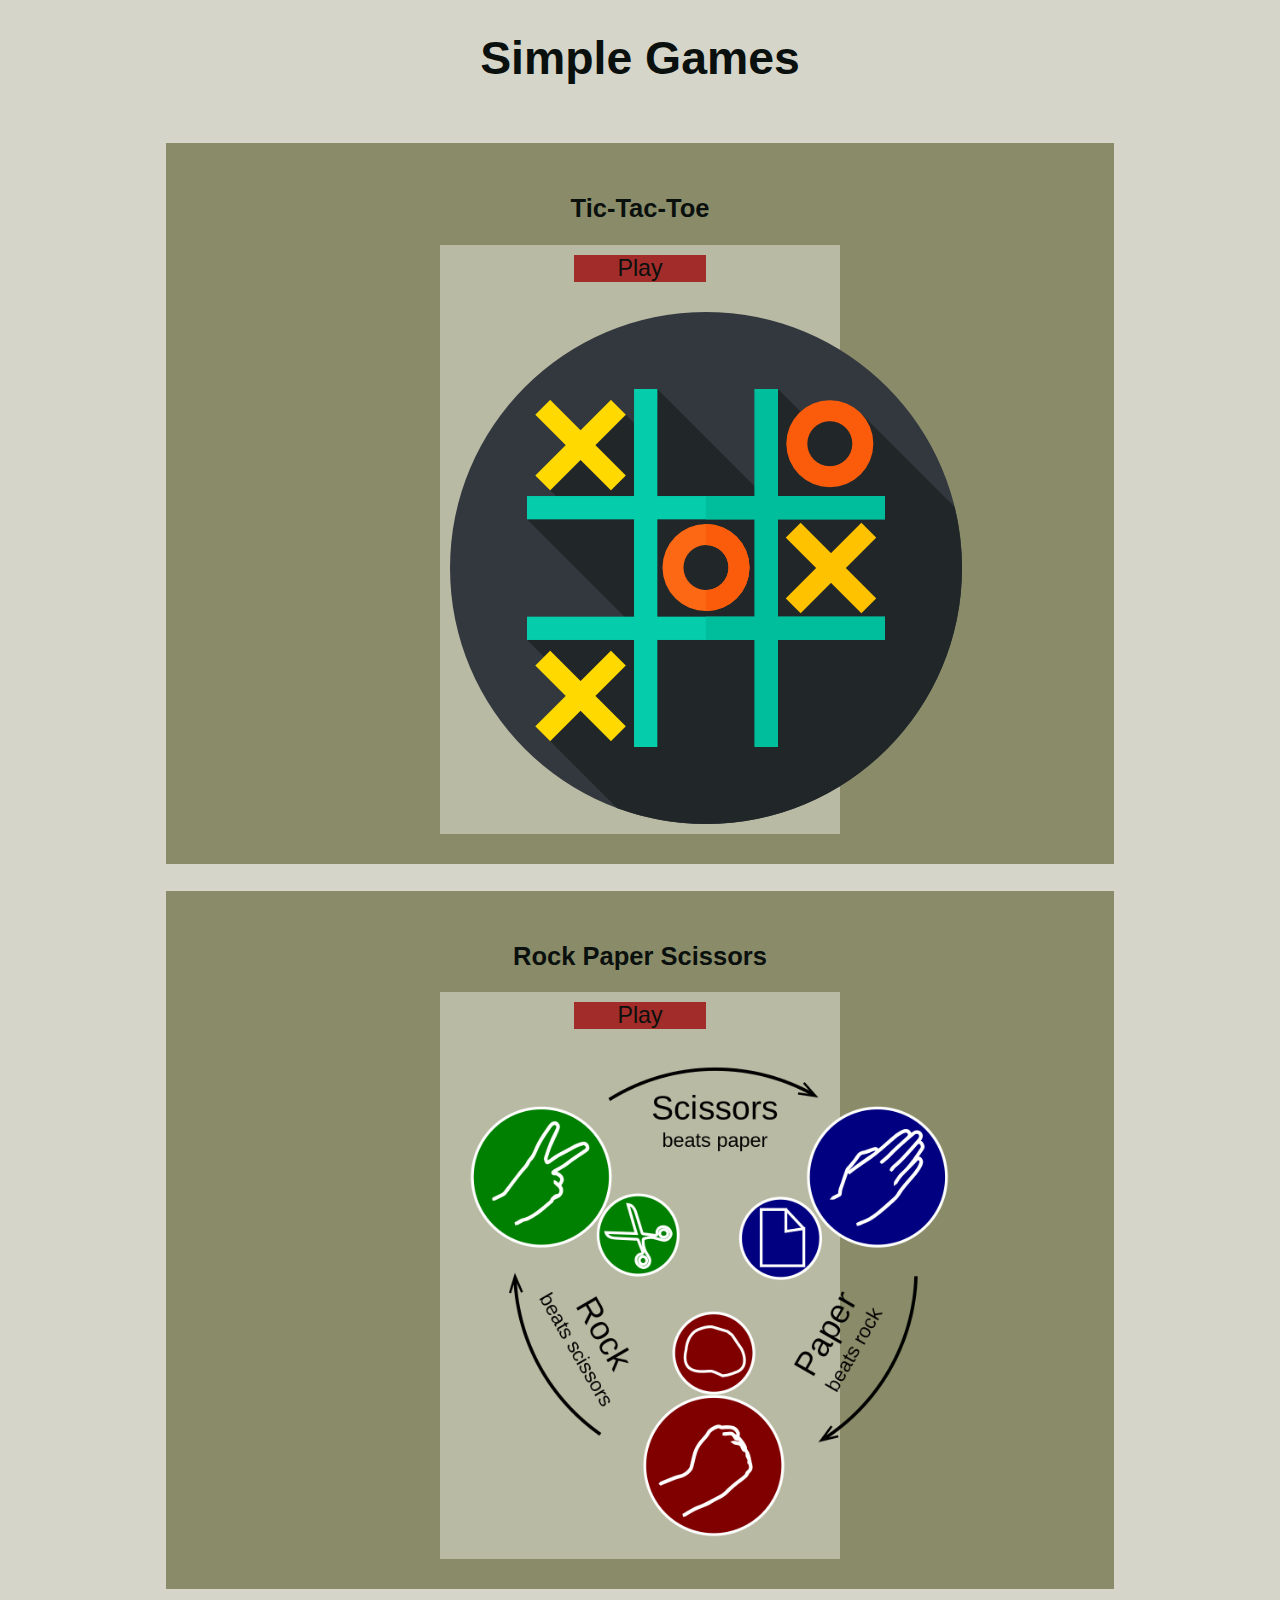
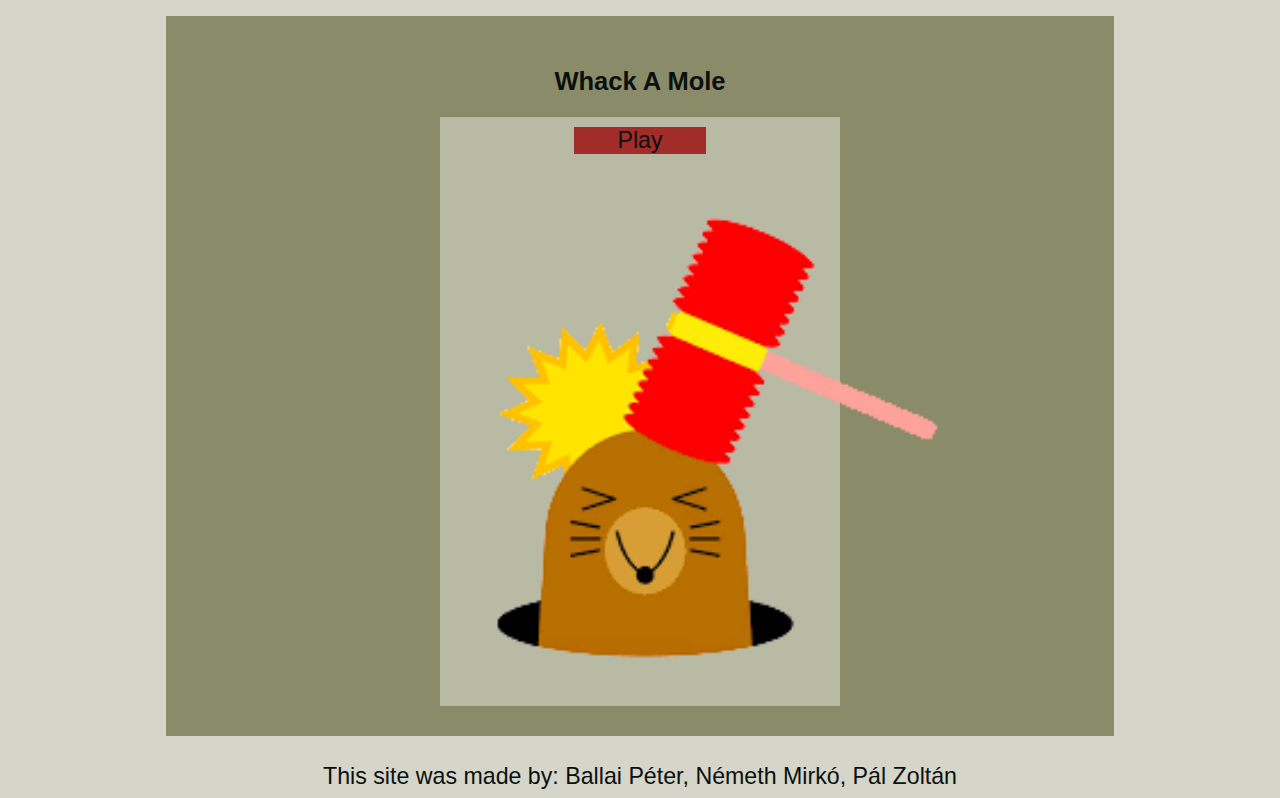
<file: index.html>
<!DOCTYPE html>
<html lang="en">
<head>
    <meta charset="UTF-8">
    <meta http-equiv="X-UA-Compatible" content="IE=edge">
    <meta name="viewport" content="width=device-width, initial-scale=1.0">
    <link rel="stylesheet" href="style/style.css">
    <link rel="icon" type="image/x-icon" href="images/icons/controller.svg">
    <title>Dashboard</title>
</head>
<body>
    <h1>Simple Games</h1>
    <br>
    <div class="content">
    <h2>Tic-Tac-Toe</h2>
        <div class="game">
            
            <div class="outer_button"><a href="tic_tac_toe.html"><div class="button">Play</div></a></div>
            <img src="images/tic_tac_toe.png">
        </div>
    </div>
    <br>
    <div class="content">
        <h2>Rock Paper Scissors</h2>
        <div class ="game">
            <div class="outer_button"><a href="rock_paper_scissors.html"><div class="button">Play</div></a></div>
            <img src="images/rock.png">
        </div>
    </div>
    <br>
    <div class="content">
         <h2>Whack A Mole</h2>
        <div class="game">
            <div class="outer_button"><a href="whack_a_mole.html"><div class="button">Play</div></a></div>
            <img src="images/whack.png">
        </div>
    </div>
    <br>
    <footer>This site was made by: Ballai Péter, Németh Mirkó, Pál Zoltán</footer>
</body>
</html>
</file>
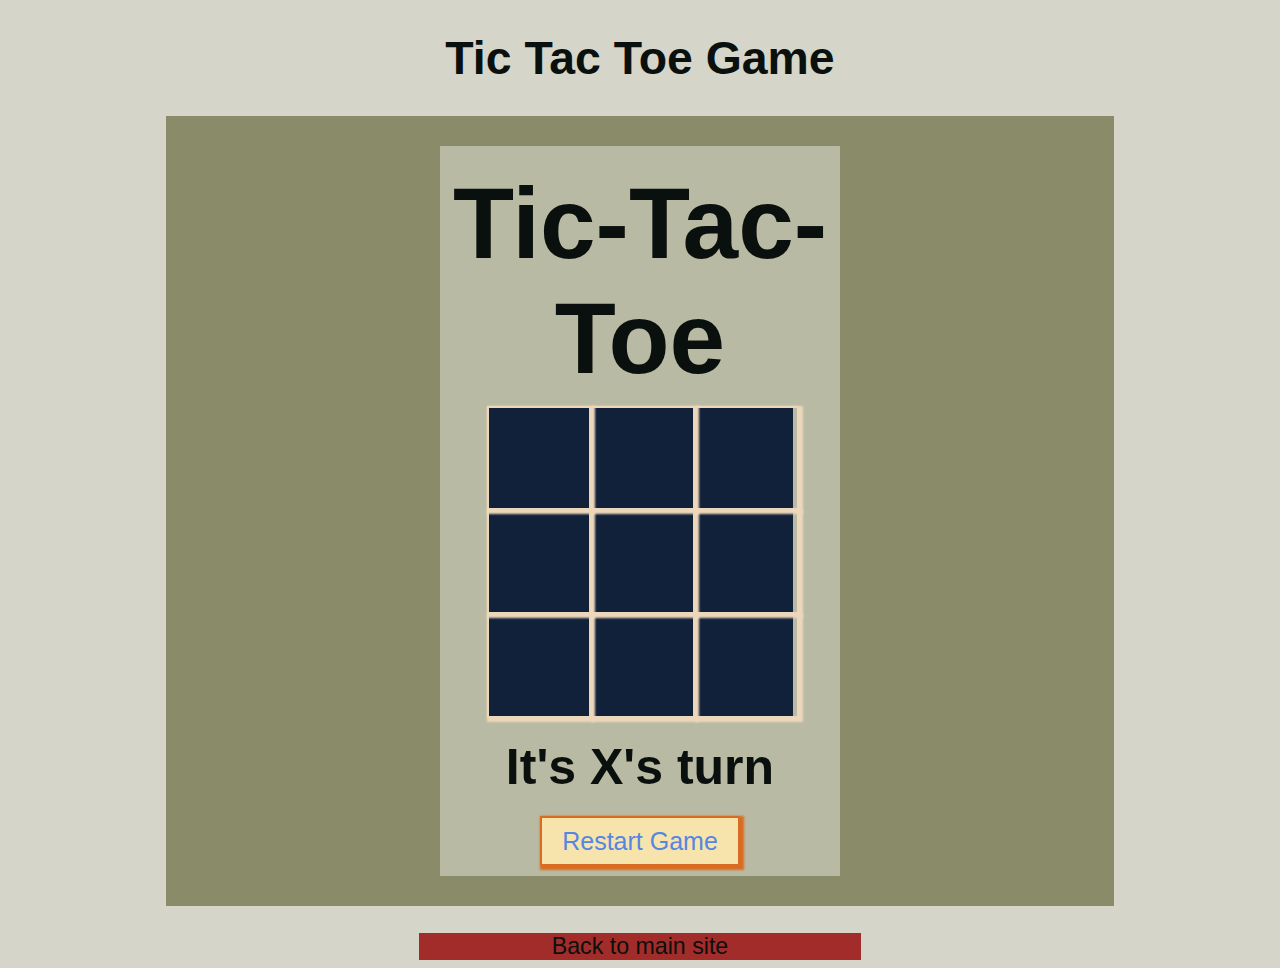
<file: tic_tac_toe.html>
<!DOCTYPE html>
<html lang="en">
<head>
    <meta charset="UTF-8">
    <meta http-equiv="X-UA-Compatible" content="IE=edge">
    <meta name="viewport" content="width=device-width, initial-scale=1.0">
    <link rel="stylesheet" href="style/style.css">
    <link rel="icon" type="image/x-icon" href="images/icons/controller.svg">
    <title>Tic Tac Toe</title>
</head>
<body>
    <h1>Tic Tac Toe Game</h1>
    <div class="content">
        <div class="game">
            <section>
                <h1 class="game--title">Tic-Tac-Toe</h1>
                <div class="game--container">
                    <div data-cell-index="0" class="cell"></div>
                    <div data-cell-index="1" class="cell"></div>
                    <div data-cell-index="2" class="cell"></div>
                    <div data-cell-index="3" class="cell"></div>
                    <div data-cell-index="4" class="cell"></div>
                    <div data-cell-index="5" class="cell"></div>
                    <div data-cell-index="6" class="cell"></div>
                    <div data-cell-index="7" class="cell"></div>
                    <div data-cell-index="8" class="cell"></div>
                </div>
                <h2 class="game--status"></h2>
                <button class="game--restart">Restart Game</button>
            </section>
            <script src="script/tic_tac_toe.js"></script>
        </div>
    </div>
    <br>
    <div class="outer_button"><a href="index.html"><div class="button">Back to main site</div></a></div>
</body>
</html>
</file>
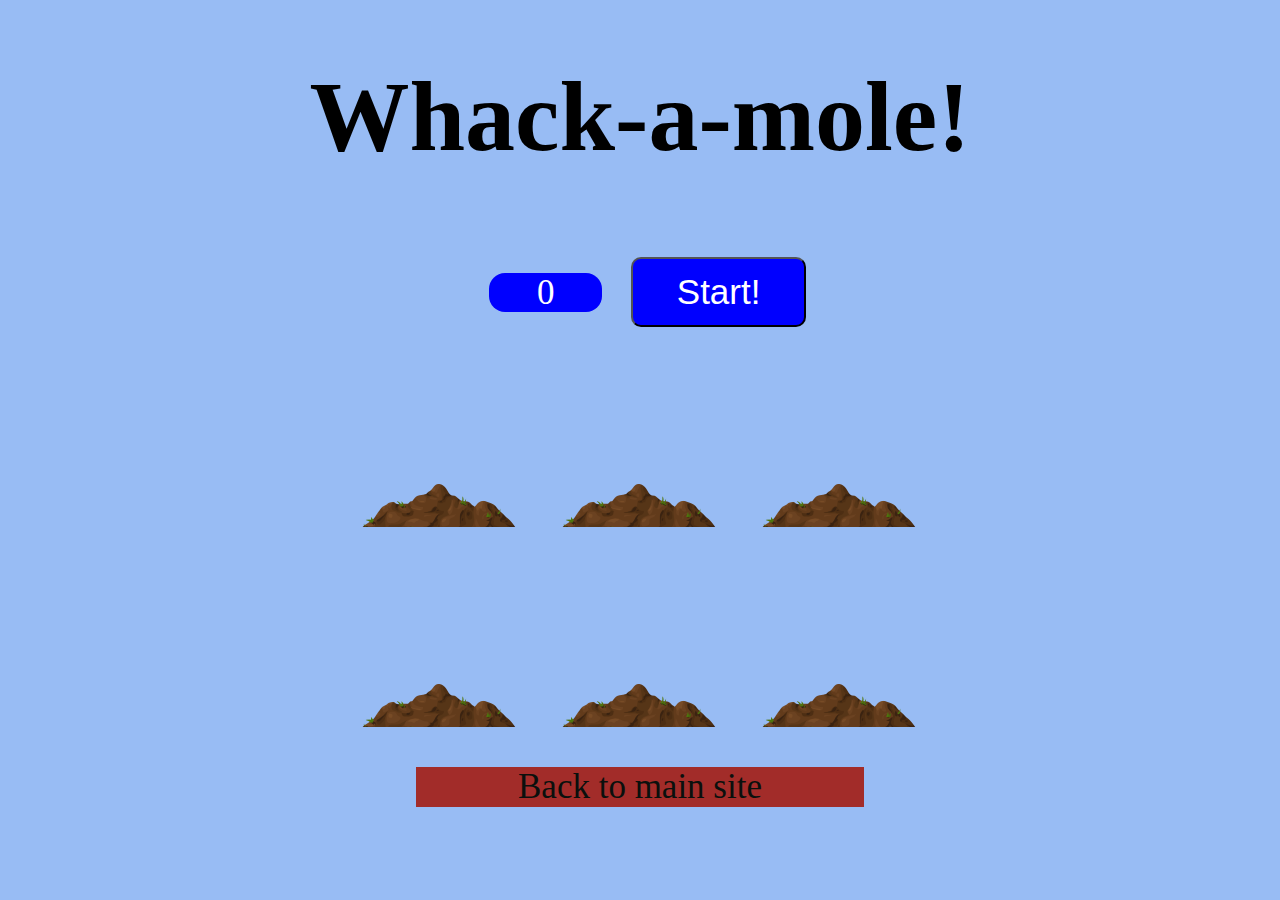
<file: whack_a_mole.html>
<!DOCTYPE html>
<html lang="en">

<head>
    <meta charset="UTF-8">
    <meta name="viewport" content="width=device-width, initial-scale=1.0">
    <meta http-equiv="X-UA-Compatible" content="ie=edge">
    <link rel="stylesheet" href="style/whack.css">
    <style>
        a, a:hover, a:visited a:active{
            text-decoration: none;
            color: #0A100D;
        }
    </style>
    <title>Whack a Mole!</title>
</head>

<body>
    <h1>Whack-a-mole!</h1><span class="score">0</span>
    <button onClick="startGame()">Start!</button>

    <div class="game">
        <div class="hole hole1">
            <div class="mole"></div>
        </div>

        <div class="hole hole2">
            <div class="mole"></div>
        </div>

        <div class="hole hole3">
            <div class="mole"></div>
        </div>

        <div class="hole hole4">
            <div class="mole"></div>
        </div>

        <div class="hole hole5">
            <div class="mole"></div>
        </div>

        <div class="hole hole6">
            <div class="mole"></div>
        </div>

    </div>
    <script src="script/whack_a_mole.js"></script>
    <br>
    <div style="width: 35%;
    margin-left: auto;
    margin-right: auto;">
    <a href="index.html"><div style="background-color: #A22C29;">Back to main site</div></a></div>
</body>

</html>
</file>
<file: style/style.css>
.game{
    margin-left: auto;
    margin-right: auto;
    padding: 10px;
    background-color: #B9BAA3;
    width: 40%;
}

a, a:hover, a:visited a:active{
    text-decoration: none;
    color: #0A100D;
}

.outer_button{
    width: 35%;
    margin-left: auto;
    margin-right: auto;
}

.button{
    background-color: #A22C29;
}

.button:hover{
    background-color: #631C18;
}

.game img{
    display: block;
    margin-left: auto;
    margin-right: auto;
    margin-top: 30px;
    width: 512px;
}

.content{
    background-color: #8A8C69;
    width: 75%;
    margin-left: auto;
    margin-right: auto;
    padding-bottom: 30px;
    padding-top: 30px;
}

body{
    background-color: #D6D5C9;
    color: #0A100D;
    text-align: center;
    font-size: 145%;
    font-family: Arial, Helvetica, sans-serif;
}

h2{
    font-size: 110%;
}

section {
    text-align: center;
}

.cell {
    font-family: "Permanent Marker", cursive;
    width: 100px;
    height: 100px;
    box-shadow: 2px 2px 2px 2px #ecd7ba;
    border: 2px solid #ecd7ba;
    cursor: pointer;
    line-height: 100px;
    font-size: 60px;
}

.game--title {
    font-size: 100px;
    color: #0A100D;
    margin: 10px auto;
}

.game--container {
    display: grid;
    grid-template-columns: repeat(3, auto);
    width: 306px;
    margin: 10px auto;
    background-color: #11213a;
    color: #04c0b2;
}

.game--status {
    font-size: 50px;
    color: #0A100D;
    margin: 20px auto;
}

.game--restart {
    background-color: #f7e4ac;
    width: 200px;
    height: 50px;
    font-size: 25px;
    color: #5586e2;
    box-shadow: 2px 2px 2px 2px #d86c23;
    border: 2px solid #d86c23;
}

.container{
    display: flex;
}
.container .section{
    width: 350px;
    margin: 20px 50px;
}
.section .info{
    background: rgb(10, 10, 10);
    display: flex;
    align-items: center;
    justify-content: center;
    height: 50px;
    font-size: 80%;
}
.info span , .info h3{
    font-size: 25px;
    font-weight: bold;
    margin: 0px 10px;
    font-family: sans-serif;
    color: white;
}
.show{
    display: flex;
    align-items: center;
    justify-content: center;
    background : rgb(41, 40, 40);
    height: 220px;
}
.show i{
    font-size: 100px;
    color: orange;
}

.selection{
    display: flex;
    align-items: center;
    justify-content: center;
    width: 350px;
    height: 100px;
    padding-left: 25%;
    padding-right: 25%;
}

.selection button{
    margin: 0 20px;
    padding: 25px;
    border-radius: 50%;
    border: none;
    outline: none;
    cursor: pointer;
    background : rgb(41, 40, 40);
    font-size: 33px;
    color: orange;
    box-shadow: 0 4px 8px 0 rgba(0, 0, 0, 0.5), 0 6px 20px 0 rgba(0, 0, 0, 0.19);
}

#demo{
    background-color: #0A100D;
    color: white;
}

#demo2{
    background-color: #0A100D;
    color: white;
}
</file>
<file: style/whack.css>
html {
    font-size: 35px;
    background: #98BCF4;
}

body {
    padding: 0;
    margin: 0;
    text-align: center;
}

h1 {
    text-align: center;
    font-size: 100px;
    line-height: 1;
    margin-bottom: 0;
}

.score {
    background:blue;
    padding: 0 48px;
    line-height: 1;
    border-radius: 16px;
    color: #fff;
    margin-left: 15px;
}

.game {
    width: 600px;
    height: 400px;
    display:flex;
    flex-wrap:wrap;
    margin: 0 auto;
    
}

.hole{
    flex: 1 0 33.33%;
    overflow: hidden;
    position: relative;
}

.hole:after{
    display:block;
    background: url('images/dirt.png') bottom center no-repeat;
    background-size:contain;
    content: '';
    width: 100%;
    height: 90px;
    position: absolute;
    z-index: 2;
    bottom: -30px;
}

.mole {
    background: url('images/mole.png') bottom center no-repeat;
    background-size: 80%;
    position: absolute;
    top: 100%;
    width: 100%;
    height: 100%;
    transition: all 0.4s;
}

.hole.up .mole{
    top:0;
}

button{
    width:175px;
    font-size: 35px;
    height: 70px;
    color: #fff;
    background-color: blue;
    border-radius: 10px;
    margin-left: 20px;
    margin-top: 90px;
}

@media (min-width: 667px) and (max-width: 1024px){
    
    h1 {
        display: none;
    }
    .score {
    background:blue;
    padding: 0 12px;
    line-height: 1;
    border-radius: 16px;
    color: #fff;
    font-size: 40px;
    margin-left: 20px;
}

    .hole.up .mole{
        top:17px;
    }
}

@media (max-width: 667px){

    .game {
        width: 667px;
        height: 300px;
        display:flex;
        flex-wrap:wrap;
        margin: 0 auto;
    }

    .score{
        width:35px;
        font-size: 15px;
        height: 40px;
        color: #fff;
        background-color: blue;
        border-radius: 10px;
        margin-left: 10px;
        margin-top: 10px;
        padding: 5px;
        }

        button{
            margin: 10px 10px 10px 10px;
            height: 40px;
            width: 75px;
            font-size: 15px;
        }

    .hole:after{
        display:block;
        background: url('images/dirt.png') bottom center no-repeat;
        background-size:contain;
        content: '';
        max-width: 70%;
        height: 60px;
        position: absolute;
        z-index: 2;
        bottom: -30px;
    }

    .mole {
        background: url('images/mole.png') bottom center no-repeat;
        background-size: 60%;
        position: absolute;
        top: 100%;
        max-width: 70%;
        height: 70%;
        transition: all 0.4s;
    }

    .hole.up .mole{
        top:50px;
    }
}
</file>
